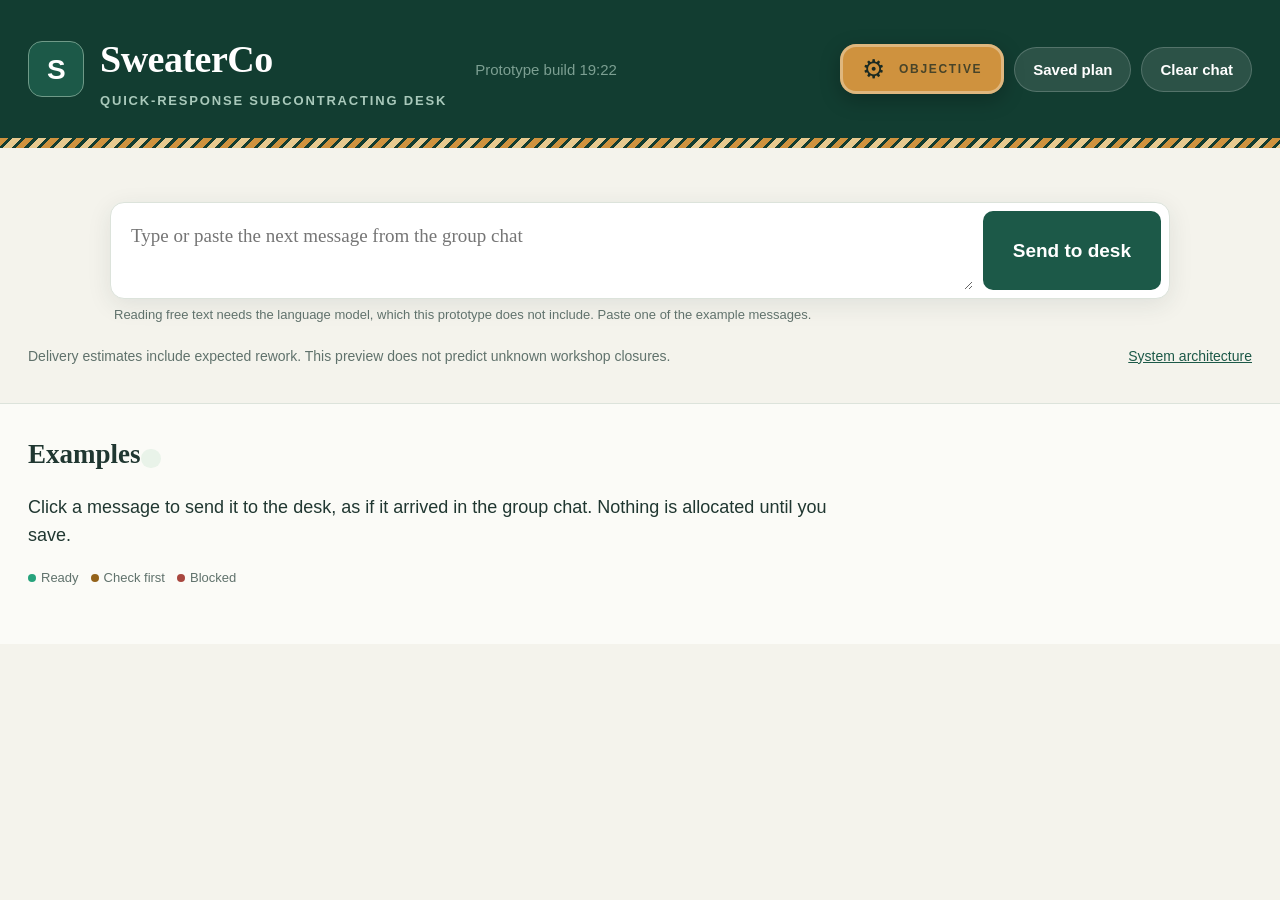
<file: docs/prototype/redesign_chat_template.html>
<!doctype html>
<html lang="en">
<head>
  <meta charset="utf-8">
  <meta http-equiv="Cache-Control" content="no-cache, no-store, must-revalidate">
  <meta name="viewport" content="width=device-width, initial-scale=1">
  <title>SweaterCo | Dispatch Desk (chat-first redesign)</title>
  <style>
    /* Redesign prototype. Local fonts and styles only. Visual numerals come from tool output (display.*);
       bar lengths are drawing geometry only. */
    :root {
      color-scheme: light;
      --ink:#203731; --ink-2:#44574f; --muted:#60726c;
      --oat:#f4f3ec; --card:#fbfbf7; --line:#dce3db; --line-2:#e9eee6;
      --indigo:#1c5948; --indigo-d:#123d31; --indigo-t:#e9f3e9;
      --coral:#cf923e; --coral-t:#faf0db;
      --ok:#26a37c; --ok-t:#e1f1e8; --warn:#94631a; --warn-t:#fbefd5; --bad:#a8473f; --bad-t:#f9e9e5;
      --serif:"Iowan Old Style","Palatino Linotype",Palatino,Georgia,serif;
      --sans:-apple-system,BlinkMacSystemFont,"Segoe UI",Helvetica,Arial,sans-serif;
      --r:16px;
    }
    * { box-sizing:border-box; }
    body { margin:0; background:var(--oat); color:var(--ink); font:18px/1.55 var(--sans); }
    button { font:inherit; cursor:pointer; color:inherit; }
    button:disabled { cursor:not-allowed; opacity:.5; }
    :focus-visible { outline:3px solid var(--coral); outline-offset:2px; border-radius:6px; }
    [hidden] { display:none !important; }
    .eyebrow { text-transform:uppercase; letter-spacing:.14em; font-size:13px; font-weight:700; color:var(--muted); }

    /* top bar with a knit-stitch strip */
    .top { background:var(--indigo-d); color:#fff; position:relative; }
    .top::after { content:""; display:block; height:6px;
      background:repeating-linear-gradient(135deg,var(--coral) 0 6px,transparent 6px 9px,#e7c98f 9px 15px,transparent 15px 18px); }
    .top-in { max-width:1500px; margin:0 auto; padding:30px 28px; display:grid; grid-template-columns:auto 1fr auto; gap:28px; align-items:center; }
    .brand { font-family:var(--serif); font-size:28px; font-weight:700; letter-spacing:-.5px; display:flex; align-items:center; gap:10px; }
    .brand { font-size:38px !important; gap:16px !important; } .brand i { font-style:normal; display:grid; place-items:center; width:34px; height:34px; border-radius:9px; background:var(--indigo); border:1px solid #6f9a88; font-family:var(--sans); font-size:20px; }
    .brand small { font:600 12px/1.2 var(--sans); letter-spacing:.14em; text-transform:uppercase; color:#a9c9bb; display:block; margin-top:2px; }
    .steps { display:flex; justify-content:center; gap:6px; list-style:none; margin:0; padding:0; }
    .steps li { display:flex; align-items:center; gap:8px; font-size:15px; color:#a9c9bb; padding:6px 14px; border-radius:999px; }
    .steps li b { display:grid; place-items:center; width:22px; height:22px; border-radius:50%; border:1.5px solid #6f9a88; font-size:13px; }
    .steps li.on { background:#ffffff1c; color:#fff; }
    .steps li.on b { background:var(--coral); border-color:var(--coral); color:#1b2a22; }
    .steps li.done b { background:#a9c9bb; border-color:#a9c9bb; color:var(--indigo-d); }
    .snap { font-size:14px; color:#a9c9bb; text-align:right; }
    .snap span { display:block; }
    .snap strong { color:#fff; font-weight:600; }

    .shell { max-width:1500px; margin:0 auto; display:grid; grid-template-columns:310px minmax(0,1fr); gap:28px; padding:26px 28px 48px; }

    /* inbox rail */
    .rail h2 { font-family:var(--serif); font-size:24px; margin:0 0 4px; }
    .rail p { font-size:14px; color:var(--muted); margin:0 0 14px; }
    #inbox { display:flex; flex-direction:column; gap:8px; max-height:calc(100vh - 190px); overflow-y:auto; padding:2px 4px 2px 2px; position:sticky; top:12px; }
    .req { text-align:left; background:var(--card); border:1px solid var(--line); border-radius:12px; padding:11px 13px; display:block; width:100%; transition:transform .12s, box-shadow .12s; }
    .req:hover { transform:translateY(-1px); box-shadow:0 4px 14px #20373114; }
    .req[aria-pressed=true] { border-color:var(--indigo); box-shadow:inset 3px 0 0 var(--coral), 0 4px 14px #1c594826; background:#fff; }
    .req-top { display:flex; align-items:center; gap:8px; font-size:14px; font-weight:650; }
    .req-top .dot { width:9px; height:9px; border-radius:50%; background:var(--ok); flex:none; }
    .req-top .dot.review { background:var(--warn); } .req-top .dot.block { background:var(--bad); }
    .req-top .t { margin-left:auto; color:var(--muted); font-weight:500; }
    .req-text { font-size:15px; color:var(--ink-2); margin-top:4px; display:-webkit-box; -webkit-line-clamp:2; -webkit-box-orient:vertical; overflow:hidden; }
    .legend { display:flex; gap:12px; font-size:13px; color:var(--muted); margin-top:12px; flex-wrap:wrap; }
    .legend span::before { content:""; display:inline-block; width:8px; height:8px; border-radius:50%; margin-right:5px; background:var(--ok); }
    .legend .r::before { background:var(--warn); } .legend .b::before { background:var(--bad); }

    main { min-width:0; display:flex; flex-direction:column; gap:20px; }
    .card { background:var(--card); border:1px solid var(--line); border-radius:var(--r); }

    /* request bubble */
    .ask { padding:20px 24px; display:grid; grid-template-columns:44px 1fr; gap:16px; position:relative; }
    .avatar { width:44px; height:44px; border-radius:50%; background:var(--indigo); color:#fff; display:grid; place-items:center; font-family:var(--serif); font-size:24px; font-weight:700; }
    .ask-meta { font-size:14px; color:var(--muted); display:flex; gap:10px; align-items:center; flex-wrap:wrap; }
    .ask-meta strong { color:var(--ink); font-size:17px; }
    .pill { background:var(--indigo-t); color:var(--indigo); border-radius:999px; padding:2px 10px; font-size:13px; font-weight:700; }
    #message { font-family:var(--serif); font-size:25px; line-height:1.4; margin:8px 0 0; letter-spacing:-.2px; }
    .chips { display:flex; flex-wrap:wrap; gap:8px; margin-top:14px; }
    .chips span { background:var(--oat); border:1px solid var(--line); border-radius:8px; padding:3px 10px; font-size:14px; color:var(--ink-2); }


    /* verdict hero */
    .hero { border-radius:var(--r); padding:28px 30px; color:#fff; background:var(--indigo); position:relative; overflow:hidden; }
    .hero::before { content:""; position:absolute; right:-60px; top:-60px; width:260px; height:260px; border-radius:50%;
      background:repeating-radial-gradient(circle at center,#ffffff10 0 8px,transparent 8px 16px); }
    .hero.review { background:#7f5618; } .hero.block { background:#8e4740; }
    .hero > * { position:relative; }
    .hero-top { display:flex; justify-content:space-between; align-items:center; gap:12px; flex-wrap:wrap; }
    .hero .eyebrow { color:#ffffffb0; }
    .status { background:#ffffff24; border-radius:999px; padding:4px 14px; font-size:14px; font-weight:700; }
    #recommendation { font-family:var(--serif); font-size:47px; line-height:1.1; letter-spacing:-1px; margin:14px 0 8px; font-weight:700; }
    #explanation { margin:0; max-width:760px; color:#ffffffd0; font-size:17px; }
    .metrics { display:grid; grid-template-columns:repeat(3,minmax(0,1fr)); gap:14px; margin-top:24px; }
    .metric { background:#ffffff17; border-radius:12px; padding:14px 16px; }
    .metric span { font-size:13px; letter-spacing:.06em; text-transform:uppercase; color:#ffffffa8; display:block; }
    .metric strong { display:block; font-family:var(--serif); font-size:35px; line-height:1.15; margin:2px 0; font-weight:700; }
    .metric small { font-size:13px; color:#ffffffa8; }
    #flags { margin:16px 0 0; font-size:15px; background:#00000026; border-radius:10px; padding:10px 14px; }
    .actions { display:flex; flex-wrap:wrap; gap:10px; margin-top:22px; align-items:center; }
    .btn { border:0; border-radius:10px; padding:11px 18px; font-weight:650; font-size:17px; }
    .btn.main { background:var(--coral); color:#1b2a22; } .btn.main:hover:not(:disabled) { background:#b87f2b; }
    .btn.ghost { background:#ffffff1f; color:#fff; } .btn.ghost:hover { background:#ffffff33; }
    .btn.plain { background:var(--oat); border:1px solid var(--line); color:var(--ink); }
    .receipt { margin-top:16px; background:#ffffff24; border-radius:10px; padding:10px 14px; font-size:15px; }

    /* objective strip */
    .objective { padding:18px 22px; display:grid; grid-template-columns:auto 1fr; gap:10px 28px; align-items:center; }
    .objective h2 { font-family:var(--serif); font-size:21px; margin:2px 0 0; }
    .seg { display:inline-flex; background:var(--oat); border:1px solid var(--line); border-radius:12px; padding:4px; gap:2px; flex-wrap:wrap; }
    .seg button { background:transparent; border:0; border-radius:9px; padding:8px 16px; font-size:15px; font-weight:600; color:var(--ink-2); text-align:left; }
    .seg button small { display:block; font-weight:400; font-size:12px; color:var(--muted); }
    .seg button[aria-pressed=true] { background:var(--indigo); color:#fff; box-shadow:0 2px 8px #1c594840; }
    .seg button[aria-pressed=true] small { color:#c7ded4; }
    .weights { grid-column:1/-1; display:flex; flex-wrap:wrap; gap:8px 18px; align-items:center; font-size:14px; color:var(--ink-2); border-top:1px dashed var(--line); padding-top:12px; }
    .weights b { font-variant-numeric:tabular-nums; background:var(--indigo-t); color:var(--indigo); border-radius:6px; padding:1px 8px; margin-left:4px; }
    .weights em { font-style:normal; color:var(--muted); flex-basis:100%; font-size:13px; }

    /* comparison: lanes */
    .compare { padding:22px 24px; }
    .sec-head { display:flex; justify-content:space-between; align-items:baseline; gap:12px; flex-wrap:wrap; margin-bottom:6px; }
    .sec-head h2 { font-family:var(--serif); font-size:26px; margin:0; letter-spacing:-.3px; }
    .sec-head small, .fine { font-size:14px; color:var(--muted); }
    .tabs { display:inline-flex; gap:4px; }
    .tabs button { background:transparent; border:1px solid transparent; border-radius:8px; padding:4px 12px; font-size:14px; color:var(--ink-2); }
    .tabs button[aria-pressed=true] { background:var(--indigo-t); color:var(--indigo); font-weight:700; }
    .lanes { margin-top:16px; display:flex; flex-direction:column; gap:12px; position:relative; }
    .lane { display:grid; grid-template-columns:190px minmax(0,1fr) 120px; gap:16px; align-items:center; padding:10px 12px; border-radius:12px; border:1px solid transparent; }
    .lane.chosen { background:var(--ok-t); border-color:#b8dcc9; }
    .lane-name strong { display:block; font-size:18px; } .lane-name small { color:var(--muted); font-size:13px; }
    .track { position:relative; height:26px; background:var(--line-2); border-radius:8px; }
    .bar { position:absolute; inset:0 auto 0 0; border-radius:8px; background:var(--indigo); min-width:6px; }
    .lane .late-bar { background:var(--warn); }
    .deadline { position:absolute; top:-6px; bottom:-6px; width:0; border-left:2px dashed var(--coral); z-index:2; }
    .deadline::after { content:"Deadline"; position:absolute; top:-16px; left:4px; font-size:12px; font-weight:700; color:var(--ink); white-space:nowrap; }
    .lane-val { text-align:right; font-weight:700; font-variant-numeric:tabular-nums; }
    .lane-val small { display:block; font-weight:600; font-size:13px; }
    .ontime { color:var(--ok); } .late { color:var(--warn); }
    .lane-facts { grid-column:2/4; display:flex; flex-wrap:wrap; gap:6px 18px; font-size:14px; color:var(--ink-2); margin-top:-4px; }
    .lane-facts b { color:var(--ink); }
    .table-wrap { overflow-x:auto; margin-top:14px; }
    table { width:100%; border-collapse:collapse; font-size:15px; text-align:left; }
    th { font-size:13px; color:var(--muted); font-weight:600; padding:8px; text-transform:uppercase; letter-spacing:.06em; white-space:nowrap; }
    td { padding:11px 8px; border-top:1px solid var(--line-2); white-space:nowrap; }
    tr.chosen td { background:var(--ok-t); }
    .empty { color:var(--muted); padding:22px 0 6px; }
    summary { cursor:pointer; padding:8px 0; font-weight:650; font-size:15px; color:var(--ink-2); }
    .xp .row { font-size:15px; padding:8px 0; border-top:1px solid var(--line-2); } .xp .row span { color:var(--muted); }
    h3.sub { font-family:var(--serif); font-size:21px; margin:22px 0 2px; }
    .foot { display:flex; justify-content:space-between; gap:12px; flex-wrap:wrap; font-size:14px; color:var(--muted); }
    .foot a { color:var(--indigo); }

    /* dialog + evidence drawer */
    dialog { border:0; border-radius:20px; padding:30px; width:min(520px,92vw); color:var(--ink); box-shadow:0 30px 100px #13281d66; }
    dialog::backdrop { background:#13281d90; }
    dialog h2 { font-family:var(--serif); font-size:31px; margin:6px 0; }
    dialog p { color:var(--ink-2); }
    dialog .actions .btn.main { background:var(--coral); }
    dialog.drawer { margin:0 0 0 auto; height:100vh; max-height:none; width:min(620px,100vw); border-radius:20px 0 0 20px; }
    pre { white-space:pre-wrap; overflow-wrap:anywhere; font-size:13px; background:var(--oat); border-radius:10px; padding:14px; max-height:70vh; overflow:auto; }

    /* rail mode switches */
    .modes { display:flex; flex-direction:column; gap:12px; margin-bottom:18px; padding:14px; background:var(--card); border:1px solid var(--line); border-radius:12px; }
    .modes .eyebrow { margin-bottom:5px; }
    .mini { display:flex; background:var(--oat); border:1px solid var(--line); border-radius:10px; padding:3px; gap:2px; }
    .mini button { flex:1; border:0; background:transparent; border-radius:8px; padding:7px 8px; font-size:14px; font-weight:600; color:var(--ink-2); }
    .mini button[aria-pressed=true] { background:var(--indigo); color:#fff; }
    .mode-note { font-size:13px; color:var(--muted); margin:0; }
    .rail .btn.plain { width:100%; }

    .banner { border-radius:12px; padding:11px 16px; font-size:15px; border:1px solid var(--line); background:var(--indigo-t); color:var(--indigo-d); }
    .banner.ok { background:var(--ok-t); border-color:#b8dcc9; } .banner.warn { background:var(--warn-t); border-color:#ecd5a2; color:#5d3f0c; }
    .banner.bad { background:var(--bad-t); border-color:#e9c4bd; color:#6d2b25; }

    /* chat mode */
    .chat { padding:22px 24px; display:flex; flex-direction:column; gap:16px; }
    .chat-start h2 { font-family:var(--serif); font-size:26px; margin:2px 0 10px; }
    .chat select { width:100%; font:inherit; padding:10px 12px; border:1px solid var(--line); border-radius:10px; background:#fff; color:var(--ink); }
    .chat-quote { font-family:var(--serif); font-size:20px; margin:12px 0; padding-left:14px; border-left:3px solid var(--coral); color:var(--ink-2); }
    .bubble { display:grid; grid-template-columns:40px 1fr; gap:14px; }
    .bubble .avatar { width:40px; height:40px; font-size:20px; }
    .bubble.bot .avatar { background:var(--coral); color:#1b2a22; }
    .bubble .who { font-size:14px; color:var(--muted); margin-bottom:4px; } .bubble .who strong { color:var(--ink); }
    .bubble .say { margin:0; font-family:var(--serif); font-size:22px; line-height:1.4; }
    .reply { background:#fff; border:1px solid var(--line); border-left:5px solid var(--warn); border-radius:12px; padding:16px 18px; }
    .reply.ok { border-left-color:var(--ok); } .reply.ask { border-left-color:var(--indigo); } .reply.bad { border-left-color:var(--bad); }
    .badge { display:inline-block; font-size:13px; font-weight:700; letter-spacing:.06em; text-transform:uppercase; padding:3px 10px; border-radius:999px; background:var(--warn-t); color:#6d4812; }
    .reply.ok .badge { background:var(--ok-t); color:#17664c; } .reply.ask .badge { background:var(--indigo-t); color:var(--indigo); } .reply.bad .badge { background:var(--bad-t); color:var(--bad); }
    .headline { font-size:21px; font-weight:650; margin:10px 0 8px; line-height:1.35; }
    .facts { display:grid; grid-template-columns:repeat(auto-fit,minmax(150px,1fr)); gap:8px; margin:10px 0; }
    .facts div { background:var(--oat); border:1px solid var(--line-2); border-radius:8px; padding:8px 10px; }
    .facts dt { font-size:13px; color:var(--muted); } .facts dd { margin:2px 0 0; font-weight:650; font-size:17px; }
    .notes { margin:8px 0 0; padding-left:18px; font-size:17px; } .notes li + li { margin-top:4px; }
    .choices { display:flex; flex-wrap:wrap; gap:8px; margin-top:12px; }
    .choices .btn { font-size:15px; padding:8px 14px; }
    .trace { margin:6px 0 0; padding-left:20px; font-size:15px; line-height:1.55; } .trace strong { margin-right:4px; }
    .chat-input { display:flex; gap:10px; border-top:1px dashed var(--line); padding-top:14px; }
    .chat-input input { flex:1; font:inherit; padding:10px 14px; border:1px solid var(--line); border-radius:10px; background:var(--oat); color:var(--muted); }
    .typing { color:var(--muted); font-size:15px; }

    /* expanders (shared) */
    .xp { border-top:1px solid var(--line-2); margin-top:12px; padding-top:2px; }
    .xp > summary { list-style:none; display:flex; align-items:center; gap:8px; }
    .xp > summary::before { content:"+"; display:grid; place-items:center; width:20px; height:20px; border-radius:6px; background:var(--indigo-t); color:var(--indigo); font-weight:700; font-size:17px; }
    .xp[open] > summary::before { content:"\2212"; }
    .xp .xp-body { padding:4px 0 8px; font-size:15px; }
    .xp p.fine { margin:2px 0 8px; }
    .stack { display:flex; flex-direction:column; gap:20px; }
    .card.plain-pad { padding:8px 24px 14px; }
    .card.plain-pad .xp:first-child { border-top:0; margin-top:0; }
    .scales { display:grid; grid-template-columns:repeat(auto-fit,minmax(200px,1fr)); gap:10px; }
    .scales div { background:var(--oat); border:1px solid var(--line-2); border-radius:8px; padding:8px 12px; } .scales dt { font-size:13px; color:var(--muted); } .scales dd { margin:0; font-weight:650; }

    /* custom sliders */
    .sliders { grid-column:1/-1; display:grid; grid-template-columns:repeat(auto-fit,minmax(220px,1fr)); gap:14px 26px; border-top:1px dashed var(--line); padding-top:14px; }
    .sliders label { font-size:14px; color:var(--ink-2); display:block; font-weight:600; }
    .sliders label b { float:right; font-variant-numeric:tabular-nums; color:var(--indigo); }
    .sliders input[type=range] { width:100%; accent-color:var(--indigo); }
    .sliders .banner { grid-column:1/-1; }

    /* saved-plan dialog field */
    .field { display:block; margin:14px 0 0; font-size:15px; font-weight:600; }
    .field input { display:block; width:100%; margin-top:6px; font:inherit; font-weight:400; padding:10px 12px; border:1px solid var(--line); border-radius:10px; background:#fff; color:var(--ink); }
    .toast { position:fixed; left:50%; bottom:24px; transform:translateX(-50%); background:var(--indigo-d); color:#fff; padding:10px 18px; border-radius:10px; font-size:15px; box-shadow:0 10px 30px #13281d55; z-index:50; max-width:90vw; }
    .hero .earliest { margin:12px 0 0; font-size:15px; color:#ffffffd0; }
    @media (max-width:1100px) {
      .top-in { grid-template-columns:1fr auto; } .steps { display:none; }
      .shell { grid-template-columns:1fr; gap:18px; padding:18px; }
      #inbox { flex-direction:row; max-height:none; overflow-x:auto; position:static; padding-bottom:8px; } .req { min-width:230px; max-width:230px; }
      .objective { grid-template-columns:1fr; }
    }
    @media (max-width:700px) {
      .top-in { padding:12px 16px; } .snap { display:none; }
      #recommendation { font-size:35px; } .metrics { grid-template-columns:1fr; } .hero { padding:22px 18px; }
      .lane { grid-template-columns:1fr; gap:6px; } .lane-facts { grid-column:1; } .lane-val { text-align:left; }
      #message { font-size:21px; } .ask { grid-template-columns:36px 1fr; padding:16px; }
    }
    @media print { .toast, .rail, .actions, .objective, .top { display:none; } .shell { display:block; } }

    /* ---- chat-first layout ---- */
    .top-in { grid-template-columns:auto 1fr auto; }
    .top-tools { display:flex; gap:10px; align-items:center; justify-content:flex-end; flex-wrap:wrap; }
    .tbtn { background:#ffffff1c; border:1px solid #ffffff30; color:#fff; border-radius:999px; padding:6px 14px; font-size:14px; font-weight:600; }
    .tbtn:hover { background:#ffffff33; }
    .tbtn b { color:var(--coral); }
    .shell { grid-template-columns:290px minmax(0,1fr); }
    .shell.with-work { grid-template-columns:290px minmax(0,1fr) minmax(360px,460px); }
    .rail .req .done-tick { margin-left:6px; color:var(--ok); font-weight:700; }
    .thread-wrap { display:flex; flex-direction:column; gap:16px; min-height:calc(100vh - 150px); }
    .thread { display:flex; flex-direction:column; gap:22px; flex:1; }
    .empty-state { text-align:center; padding:40px 24px 28px; }
    .empty-state h1 { font-family:var(--serif); font-size:38px; letter-spacing:-.6px; margin:6px 0 8px; }
    .empty-state p { max-width:56ch; margin:0 auto 22px; color:var(--ink-2); }
    .paths { display:grid; grid-template-columns:repeat(auto-fit,minmax(200px,1fr)); gap:12px; text-align:left; }
    .path { background:#fff; border:1px solid var(--line); border-top:5px solid var(--ok); border-radius:12px; padding:14px 16px; text-align:left; }
    .path:hover { box-shadow:0 6px 18px #20373120; transform:translateY(-1px); }
    .path.ask { border-top-color:var(--indigo); } .path.warn { border-top-color:var(--warn); } .path.bad { border-top-color:var(--bad); } .path.limit { border-top-color:#8a9892; }
    .path strong { display:block; font-size:17px; } .path small { color:var(--muted); display:block; margin-top:2px; font-size:14px; }
    .path q { display:block; margin-top:8px; font-family:var(--serif); font-size:17px; color:var(--ink-2); quotes:none; }
    .msg { display:grid; grid-template-columns:40px minmax(0,1fr); gap:14px; }
    .msg .avatar { width:40px; height:40px; font-size:20px; }
    .msg.bot .avatar { background:var(--coral); color:#1b2a22; }
    .msg .who { font-size:14px; color:var(--muted); margin-bottom:4px; } .msg .who strong { color:var(--ink); font-size:17px; }
    .msg .say { margin:0; font-family:var(--serif); font-size:22px; line-height:1.4; }
    .sysnote { text-align:center; font-size:14px; color:var(--muted); display:flex; gap:10px; align-items:center; justify-content:center; flex-wrap:wrap; }
    .sysnote::before, .sysnote::after { content:""; height:1px; background:var(--line); flex:1; min-width:20px; }
    .progress { list-style:none; margin:0; padding:12px 16px; background:#fff; border:1px solid var(--line); border-radius:12px; font-size:15px; }
    .progress li { padding:3px 0; color:var(--muted); display:flex; gap:8px; align-items:center; }
    .progress li::before { content:""; width:10px; height:10px; border-radius:50%; border:2px solid var(--line); flex:none; }
    .progress li.on { color:var(--ink); font-weight:650; } .progress li.on::before { border-color:var(--coral); background:var(--coral-t); }
    .progress li.ok { color:var(--ink-2); } .progress li.ok::before { background:var(--ok); border-color:var(--ok); }
    .oc { background:#fff; border:1px solid var(--line); border-left:6px solid var(--ok); border-radius:14px; padding:18px 20px; box-shadow:0 2px 10px #20373110; }
    .oc.ask { border-left-color:var(--indigo); } .oc.warn { border-left-color:var(--warn); } .oc.bad { border-left-color:var(--bad); } .oc.limit { border-left-color:#8a9892; }
    .oc-top { display:flex; justify-content:space-between; gap:10px; flex-wrap:wrap; align-items:center; }
    .oc .badge { background:var(--ok-t); color:#17664c; }
    .oc.ask .badge { background:var(--indigo-t); color:var(--indigo); } .oc.warn .badge { background:var(--warn-t); color:#6d4812; }
    .oc.bad .badge { background:var(--bad-t); color:var(--bad); } .oc.limit .badge { background:#eceeed; color:#4a5753; }
    .prio { font-size:13px; color:var(--muted); background:var(--oat); border:1px solid var(--line); border-radius:999px; padding:2px 10px; }
    .prio b { color:var(--ink); }
    .oc h3 { font-family:var(--serif); font-size:28px; line-height:1.2; margin:12px 0 4px; letter-spacing:-.4px; }
    .oc .lede { margin:0 0 4px; color:var(--ink-2); font-size:17px; }
    .oc .key { display:flex; flex-wrap:wrap; gap:8px; margin:12px 0 4px; }
    .oc .key span { background:var(--ok-t); border-radius:10px; padding:7px 12px; font-size:15px; } .oc .key b { display:block; font-size:19px; }
    .oc.warn .key span { background:var(--warn-t); } .oc.bad .key span { background:var(--bad-t); }
    .oc .actions { margin-top:16px; }
    .oc .btn.main { background:var(--indigo); color:#fff; } .oc .btn.main:hover:not(:disabled) { background:var(--indigo-d); }
    .btn.link { background:transparent; border:0; color:var(--indigo); text-decoration:underline; padding:11px 6px; }
    .oc .earliest { margin:10px 0 0; font-size:15px; background:var(--oat); border-radius:8px; padding:8px 12px; }
    .saved-pill { display:inline-block; background:var(--ok-t); color:#17664c; font-weight:700; border-radius:999px; padding:6px 14px; font-size:15px; }
    .composer { position:sticky; bottom:0; background:linear-gradient(transparent,var(--oat) 18px); padding:22px 0 4px; }
    .composer-in { display:flex; gap:10px; background:#fff; border:1px solid var(--line); border-radius:14px; padding:8px; box-shadow:0 6px 24px #20373118; }
    .composer select { flex:1; min-width:0; font:inherit; border:0; background:transparent; color:var(--ink); padding:8px 10px; }
    .composer .btn.main { background:var(--indigo); color:#fff; }
    .composer small { display:block; margin:6px 4px 0; color:var(--muted); font-size:13px; }
    /* working panel */
    .work { background:var(--card); border:1px solid var(--line); border-radius:var(--r); padding:20px 22px; position:sticky; top:12px; align-self:start; max-height:calc(100vh - 36px); overflow:auto; }
    .work-head { display:flex; justify-content:space-between; align-items:start; gap:10px; }
    .work h2 { font-family:var(--serif); font-size:26px; margin:2px 0 4px; }
    .work .x { background:var(--oat); border:1px solid var(--line); border-radius:8px; width:32px; height:32px; font-size:19px; }
    .work .lane { grid-template-columns:1fr; gap:6px; padding:10px; } .work .lane-facts { grid-column:1; margin-top:0; } .work .lane-val { text-align:left; }
    .work .lane-val small { display:inline; margin-left:8px; }
    .work .table-wrap table { font-size:14px; }
    .work .xp:first-of-type { margin-top:16px; }
    .work h4 { margin:18px 0 0; font-size:14px; text-transform:uppercase; letter-spacing:.1em; color:var(--muted); }
    .seg.vert { display:flex; flex-direction:column; width:100%; }
    .seg.vert button { width:100%; padding:10px 14px; }
    dialog.settings { width:min(560px,94vw); }
    dialog .group { margin:16px 0 0; } dialog .group > .eyebrow { margin-bottom:6px; }
    @media (max-width:1280px) { .shell.with-work { grid-template-columns:minmax(0,1fr) !important; } .shell.with-work .work { position:fixed; inset:0 0 0 auto; width:min(520px,100vw); z-index:30; border-radius:16px 0 0 16px; max-height:none; box-shadow:-20px 0 60px #13281d55; } }
    @media (max-width:1100px) { .shell.with-work { grid-template-columns:1fr; } .thread-wrap { min-height:0; } }
      .brand i { width:56px !important; height:56px !important; font-size:28px !important; border-radius:14px !important; }
    .brand small { font-size:13px !important; margin-top:4px !important; }
    .top::after { height:10px !important; }
    .snap { font-size:15px !important; }
    .shell { grid-template-columns:minmax(0,1fr) !important; padding-bottom:12px !important; }
    .shell.with-work { grid-template-columns:minmax(0,1fr) minmax(380px,480px) !important; }
    .thread-wrap { min-height:calc(100vh - 260px) !important; }
    .empty-state { padding:48px 40px 40px !important; }
    .empty-state p { max-width:72ch !important; }
    .paths { grid-template-columns:repeat(auto-fit,minmax(220px,1fr)) !important; grid-auto-rows:1fr; align-items:stretch; gap:16px !important; }
    .path { display:flex !important; flex-direction:column; height:100%; width:100%; padding:18px 20px !important; }
    .path strong { min-height:2.6em; line-height:1.3; }
    .path small { min-height:2.6em; }
    .path q { margin-top:auto !important; padding-top:12px; border-top:1px dashed var(--line); }
    .inbox-sec { background:var(--card); border-top:1px solid var(--line); margin-top:24px; }
    .inbox-in { max-width:1500px; margin:0 auto; padding:30px 28px 56px; }
    .inbox-head h2 { font-family:var(--serif); margin:0 0 4px; }
    .inbox-head p { max-width:80ch; }
    .inbox-sec #inbox { display:grid !important; grid-template-columns:repeat(auto-fill,minmax(300px,1fr)); gap:12px; max-height:none !important; overflow:visible !important; position:static !important; padding:0 !important; flex-direction:unset !important; }
    .inbox-sec .req { min-width:0 !important; max-width:none !important; height:100%; }
    /* prominent priority box */
    .prio-box { display:flex; align-items:center; gap:14px; background:var(--coral); color:#1b2a22; border:0; border-radius:16px; padding:12px 22px; text-align:left; box-shadow:0 6px 20px #00000040, inset 0 0 0 3px #ffffff55; }
    .prio-box:hover { background:#dca24c; transform:translateY(-1px); }
    .prio-box small { display:block; font-size:12px; letter-spacing:.14em; text-transform:uppercase; font-weight:800; opacity:.75; }
    .prio-box strong { display:block; font-family:var(--serif); font-size:26px; line-height:1.1; }
    .prio-box .gear { font-size:26px; line-height:1; }
    .tbtn { font-size:15px !important; padding:10px 18px !important; }
    /* tidier result cards */
    .thread { max-width:1060px; width:100%; margin:0 auto; }
    .composer { max-width:1060px; width:100%; margin:0 auto; }
    .msg .say { background:#fff; border:1px solid var(--line); border-radius:4px 16px 16px 16px; padding:12px 18px; display:inline-block; max-width:760px; box-shadow:0 1px 4px #20373110; }
    .oc { padding:22px 26px !important; }
    .oc h3 { font-size:30px !important; margin:14px 0 14px !important; }
    .oc h3.small { font-size:23px !important; line-height:1.3 !important; font-family:var(--sans) !important; font-weight:650; letter-spacing:0 !important; }
    .option { background:var(--oat); border:1px solid var(--line); border-radius:14px; padding:16px 18px; margin:0 0 16px; }
    .option-head { display:flex; justify-content:space-between; align-items:baseline; gap:12px; flex-wrap:wrap; margin-bottom:12px; }
    .option-head strong { font-family:var(--serif); font-size:24px; } .option-head small { font:600 13px var(--sans); color:var(--muted); margin-left:6px; }
    .tiles { display:grid; grid-template-columns:repeat(auto-fit,minmax(170px,1fr)); gap:10px; }
    .tile { background:#fff; border:1px solid var(--line-2); border-radius:10px; padding:10px 14px; min-height:74px; }
    .tile span { display:block; font-size:13px; color:var(--muted); }
    .tile strong { display:block; font-size:19px; margin-top:3px; line-height:1.25; font-variant-numeric:tabular-nums; }
    .tile.good strong { color:#17664c; } .tile.late { background:var(--warn-t); border-color:#ecd5a2; } .tile.late strong { color:#6d4812; }
    .callout { background:#fff; border:1px solid var(--line); border-left:4px solid var(--line); border-radius:10px; padding:12px 16px; margin:0 0 14px; }
    .callout p { margin:6px 0 0; font-size:16px; color:var(--ink-2); line-height:1.5; }
    .callout.one { margin:0 0 14px; font-size:16px; }
    .choice-box { margin:0 0 14px; }
    .choice-list { display:flex; flex-direction:column; gap:8px; margin-top:8px; }
    .choice { display:flex; justify-content:space-between; align-items:center; gap:12px; text-align:left; background:#fff; border:1.5px solid var(--indigo); color:var(--indigo-d); border-radius:12px; padding:13px 18px; font-size:16px; font-weight:600; }
    .choice:hover { background:var(--indigo-t); } .choice i { font-style:normal; font-size:24px; line-height:1; }
    .oc-actions { display:flex; flex-wrap:wrap; gap:10px; align-items:center; border-top:1px solid var(--line-2); padding-top:16px; margin-top:6px; }
    @media (max-width:700px) { .oc { padding:16px !important; } .oc h3 { font-size:24px !important; } .msg .say { max-width:none; } }
    /* overlap-proof card layout: stacked blocks with gap, nothing floats or sticks */
    .thread-wrap { display:block !important; min-height:0 !important; }
    .thread { display:flex !important; flex-direction:column !important; flex:none !important; gap:24px !important; }
    .thread > * { flex:none !important; min-height:0; }
    .composer { position:static !important; background:none !important; padding:0 !important; margin:28px auto 0 !important; }
    .msg > div { min-width:0; }
    .oc { display:flex !important; flex-direction:column !important; gap:16px !important; position:static !important; overflow:visible; }
    .oc > * { flex:none !important; margin:0 !important; position:static !important; }
    .oc h3 { margin:0 !important; }
    .oc .eyebrow { display:block; line-height:1.4; margin:0 0 8px; position:static; }
    .callout, .choice-box, .option { display:block; height:auto !important; }
    .callout p { margin:8px 0 0 !important; }
    .callout p:first-of-type { margin-top:0 !important; }
    .choice-list { margin-top:0 !important; }
    .oc-actions { margin-top:0 !important; }
    /* plain stacked sections for notes and answers */
    .blk { display:block; border-top:1px solid var(--line); padding-top:14px; }
    .blk-t { display:block; margin:0 0 10px; font:700 14px/1.4 var(--sans); letter-spacing:.12em; text-transform:uppercase; color:var(--muted); }
    .blk-list { margin:0; padding-left:22px; font-size:17px; line-height:1.55; color:var(--ink-2); }
    .blk-list li + li { margin-top:8px; }
    /* start-here refinement */
    .thread.is-empty { max-width:1320px; }
    .empty-state { text-align:left !important; padding:44px 44px 40px !important; }
    .empty-state .eyebrow { font-size:15px; }
    .empty-state h1 { font-size:46px !important; margin:8px 0 14px !important; }
    .empty-state p.lead { font-size:21px; line-height:1.6; max-width:none !important; margin:0 0 26px !important; color:var(--ink-2); }
    .kinds-h { font-family:var(--serif); font-size:28px; margin:0 0 16px; letter-spacing:-.3px; }
    .paths { grid-template-columns:repeat(auto-fit,minmax(270px,1fr)) !important; gap:18px !important; }
    .path { position:relative; padding:22px 22px 18px !important; gap:10px; font-size:18px; text-align:left; }
    .path strong { font-size:22px !important; line-height:1.25 !important; min-height:2.5em; padding-right:34px; }
    .path-no { position:absolute; top:16px; right:16px; width:30px; height:30px; border-radius:50%; background:var(--oat); border:1px solid var(--line); display:grid; place-items:center; font-weight:700; font-size:15px; color:var(--ink-2); }
    .path-does { font-size:17px; line-height:1.5; color:var(--ink-2); } .path-does b { color:var(--ink); }
    .path q { font-size:18px !important; line-height:1.45; }
    .path-go { margin-top:10px; font-weight:700; font-size:16px; color:var(--indigo); }
    .path small { display:none; }
    .path.more { border-top-color:var(--coral); background:var(--coral-t); text-decoration:none; color:var(--ink); }
    .path.more strong { min-height:0; padding-right:0; }
    html { scroll-behavior:smooth; }
    /* free-text boxes */
    .ft textarea { width:100%; font:inherit; resize:vertical; color:var(--ink); background:#fff; }
    .ft-big { margin:0 0 34px; }
    .ft-label { display:block; font-weight:700; font-size:20px; margin:0 0 10px; }
    .ft-big textarea { font-family:var(--serif); font-size:24px; line-height:1.45; min-height:170px; padding:20px 24px; border:2.5px solid var(--indigo); border-radius:18px; box-shadow:0 6px 24px #1c594820; }
    .ft-big textarea:focus { outline:4px solid var(--coral); outline-offset:2px; }
    .ft-row { display:flex; justify-content:space-between; align-items:center; gap:16px; flex-wrap:wrap; margin-top:12px; }
    .ft-row small { color:var(--muted); font-size:15px; }
    .ft-big .btn.main, .composer .btn.main { background:var(--indigo); color:#fff; font-size:19px; padding:14px 30px; }
    .ft-big .btn.main:hover, .composer .btn.main:hover { background:var(--indigo-d); }
    .composer-in textarea { flex:1; min-width:0; border:0; outline:0; font-size:19px; font-family:var(--serif); padding:10px 12px; background:transparent; }
    /* keep the example scenarios visible without scrolling */
    .empty-state { padding:28px 40px 30px !important; }
    .empty-state h1 { font-size:40px !important; margin:4px 0 8px !important; }
    .empty-state p.lead { font-size:19px !important; margin:0 0 16px !important; }
    .ft-big { margin:0 0 22px !important; }
    .ft-label { font-size:18px !important; margin-bottom:8px !important; }
    .ft-big textarea { min-height:112px !important; font-size:22px !important; padding:14px 20px !important; }
    .ft-row { margin-top:10px !important; }
    .kinds-h { font-size:24px !important; margin:0 0 12px !important; }
    .path { padding:16px 18px 14px !important; gap:6px !important; }
    .path strong { font-size:20px !important; min-height:2.5em; }
    .path q { font-size:16px !important; }
    .path-does { font-size:16px !important; }
    /* wider "Show working" panel */
    .shell.with-work { grid-template-columns:minmax(0,1fr) minmax(600px,48%) !important; }
    .work { padding:26px 30px !important; }
    .work .lane { grid-template-columns:200px minmax(0,1fr) 150px !important; gap:14px 18px !important; }
    .work .lane-facts { grid-column:2 / 4 !important; }
    .work .lane-val { text-align:right !important; } .work .lane-val small { display:block !important; margin-left:0 !important; }
    .work .table-wrap table { font-size:15px !important; }
    @media (max-width:1400px) { .shell.with-work { grid-template-columns:minmax(0,1fr) !important; }
      .shell.with-work .work { position:fixed !important; inset:0 0 0 auto !important; width:min(860px,100vw) !important; z-index:30; border-radius:16px 0 0 16px; max-height:none !important; box-shadow:-20px 0 60px #13281d55; } }
    @media (max-width:760px) { .work .lane { grid-template-columns:1fr !important; } .work .lane-facts { grid-column:1 !important; } .work .lane-val { text-align:left !important; } }
    /* highlighted card headers, larger descriptions */
    .path strong { display:inline-block !important; align-self:flex-start; min-height:0 !important; padding:6px 14px !important; border-radius:10px; font-size:22px !important; line-height:1.25 !important; font-weight:800; letter-spacing:-.2px; background:var(--ok-t); color:#17664c; }
    .path.ask strong { background:var(--indigo-t); color:var(--indigo-d); }
    .path.warn strong { background:var(--warn-t); color:#6d4812; }
    .path.bad strong { background:var(--bad-t); color:#8a2f28; }
    .path.limit strong { background:#eceeed; color:#34423d; }
    .path.more strong { background:var(--coral); color:#1b2a22; padding:6px 14px !important; }
    .path { gap:12px !important; }
    .path-no { top:14px !important; }
    .path-does { font-size:20px !important; line-height:1.5 !important; color:var(--ink) !important; }
    .path q { font-size:17px !important; }
    /* examples list: no request text, status label only */
    .inbox-sec #inbox { grid-template-columns:repeat(auto-fill,minmax(250px,1fr)) !important; }
    .inbox-sec .req { padding:16px 18px !important; }
    .inbox-sec #inbox { grid-template-columns:repeat(auto-fill,minmax(230px,1fr)) !important; }
    /* centred start heading and text box */
    .empty-state .eyebrow, .empty-state h1, .empty-state p.lead, .kinds-h { text-align:center !important; }
    .empty-state p.lead { max-width:60ch !important; margin-left:auto !important; margin-right:auto !important; }
    .empty-state h1 { margin-top:10px !important; }
    .ft-big { max-width:900px; margin-left:auto !important; margin-right:auto !important; }
    .ft-label { text-align:center; }
  </style>
</head>
<body>
  <header class="top">
    <div class="top-in">
      <div class="brand"><i aria-hidden="true">S</i><div>SweaterCo<small>Quick-response subcontracting desk</small></div></div>
      <div class="snap" style="text-align:left"><span id="as-of"></span><span id="ws-line"></span><span style="opacity:.7">Prototype build 19:22</span></div>
      <div class="top-tools">
        <button class="prio-box" id="open-settings" type="button" aria-label="Open objective settings"><span class="gear" aria-hidden="true">&#9881;</span><span><small>Objective</small><strong id="prio-name"></strong></span></button>
        <button class="tbtn" id="open-records" type="button">Saved plan</button>
        <button class="tbtn" id="reset" type="button">Clear chat</button>
      </div>
    </div>
  </header>
  <div class="shell" id="shell">
    <main id="main">
      <div class="thread-wrap">
        <div class="thread" id="thread" aria-live="polite"></div>
        <div class="composer ft" id="composer">
          <div class="composer-in"><textarea id="ft-text" rows="2" aria-label="Type a message from the group chat" placeholder="Type or paste the next message from the group chat"></textarea><button class="btn main" data-ft-send type="button">Send to desk</button></div>
          <small>Reading free text needs the language model, which this prototype does not include. Paste one of the example messages.</small>
        </div>
      </div>
      <div class="foot"><span>Delivery estimates include expected rework. This preview does not predict unknown workshop closures.</span><a href="../sprint1-architecture.svg">System architecture</a></div>
    </main>
    <aside class="work" id="work" aria-label="How this was worked out" hidden></aside>
  </div>

  <section class="inbox-sec" id="examples" aria-label="Examples">
    <div class="inbox-in">
      <div class="inbox-head"><h2>Examples <span class="pill" id="inbox-count"></span></h2>
        <p>Click a message to send it to the desk, as if it arrived in the group chat. Nothing is allocated until you save.</p>
        <div class="legend"><span>Ready</span><span class="r">Check first</span><span class="b">Blocked</span></div></div>
      <nav id="inbox" aria-label="Example messages"></nav>
    </div>
  </section>

  <dialog id="settings" class="settings" aria-labelledby="set-title">
    <div class="eyebrow">Settings</div><h2 id="set-title">Objectives</h2>
    <div class="group"><div class="eyebrow">Choose the objective</div>
      <div class="seg vert" role="group" aria-label="Objective">
        <button data-preset="lateness" aria-pressed="true">Lateness<small>Primary objective</small></button>
        <button data-preset="defects" aria-pressed="false">Defect<small>Secondary objective</small></button>
        <button data-preset="hybrid" aria-pressed="false">Hybrid<small>Hybrid objective with fixed weights</small></button>
        <button data-preset="custom" aria-pressed="false">Custom<small>Customizable weights for objectives</small></button>
      </div></div>
    <div class="sliders" id="sliders" hidden style="margin-top:14px">
      <label>Lateness weight <b id="v-lateness"></b><input type="range" id="w-lateness" min="0" max="1" step="0.01" value="1"></label>
      <label>Defects weight <b id="v-defects"></b><input type="range" id="w-defects" min="0" max="1" step="0.01" value="0.05"></label>
      <label>Cost weight <b id="v-cost"></b><input type="range" id="w-cost" min="0" max="1" step="0.01" value="0.1"></label>
      <div class="banner warn" id="custom-note">Preview only: the sliders move the weights, but only the Python scorer can recompute a result. New answers keep using the Hybrid preview here. In the Streamlit app every change recomputes it.</div>
      <div class="banner bad" id="custom-err" hidden>Every weight is zero. Set at least one weight above zero before sending a request.</div>
    </div>
    <p class="fine" id="prio-note" style="margin:10px 0 0">Hard constraints always apply. The final primary objective is still pending, so these are exploratory presets. Each answer keeps the objective it was produced with.</p>
    <div class="group"><div class="eyebrow">Where do saved allocations go?</div>
      <div class="mini" role="group" aria-label="Workspace"><button data-ws="independent" aria-pressed="true">Preview only</button><button data-ws="saved" aria-pressed="false">Saved local plan</button></div>
      <p class="mode-note" id="ws-note" style="margin-top:6px"></p></div>
    <div class="actions"><button class="btn main" id="close-settings" style="background:var(--indigo);color:#fff">Done</button></div>
  </dialog>

  <dialog id="confirmation" aria-labelledby="dialog-title"><div class="eyebrow">Confirm</div><h2 id="dialog-title">Save this allocation?</h2><p id="confirm-summary"></p><p id="confirm-caption"></p><label class="field" id="actor-field" hidden>Confirming dispatcher<input id="actor" maxlength="100" autocomplete="off"></label><div class="actions"><button id="cancel-confirm" class="btn plain">Back</button><button id="demo-confirm" class="btn main" style="background:var(--indigo);color:#fff">Confirm</button></div></dialog>
  <dialog id="records-dialog" aria-labelledby="rec-title"><div class="eyebrow">Saved local plan</div><h2 id="rec-title">Saved allocations</h2><p class="fine" id="records-empty">Nothing has been saved yet.</p><div class="table-wrap"><table id="records-table" hidden><thead><tr><th>Allocation</th><th>Order</th><th>Workshop</th><th>Confirmed by</th><th>Saved (UTC)</th></tr></thead><tbody id="records-rows"></tbody></table></div><p class="fine" id="records-mode"></p><div class="actions"><button class="btn plain" id="export-records" type="button">Export records</button><button class="btn plain" id="close-records" type="button">Close</button></div></dialog>

  <script id="dispatch-data" type="application/json">__DISPATCH_DATA__</script>
  <script>
    const data = JSON.parse(document.getElementById('dispatch-data').textContent);
    const el = id => document.getElementById(id);
    const esc = v => String(v).replace(/[&<>"']/g, c => ({'&':'&amp;','<':'&lt;','>':'&gt;','"':'&quot;',"'":'&#39;'}[c]));
    const S = {draft:'', ws:'independent', preset:'lateness', weights:{lateness:1,defects:0.05,cost:0.1}, msgs:[], records:[], work:null, pending:null, seq:0};
    const prioNames = {lateness:'Lateness', defects:'Defect', hybrid:'Hybrid', custom:'Custom'};
    const titles = {RECOMMEND:'Ready to send',CLARIFY:'One question for you',REFUSE_SUGGESTION:'Not allowed: here is an alternative',NEEDS_REVIEW:'Check before sending',NO_FEASIBLE_OPTION:'No workshop can make this date',DECLINE:'Cannot answer from our records',RECORDED_STATUS:'Recorded status'};
    const cardTone = s => ({RECOMMEND:'', CLARIFY:'ask', REFUSE_SUGGESTION:'warn', NEEDS_REVIEW:'warn', NO_FEASIBLE_OPTION:'bad', DECLINE:'limit', RECORDED_STATUS:'ask'})[s] || 'warn';
    const dot = s => s === 'RECOMMEND' ? '' : ['REFUSE_SUGGESTION','DECLINE','NO_FEASIBLE_OPTION'].includes(s) ? 'block' : 'review';
    const stages = ['Understanding the request','Finding the order','Checking eligible workshops','Estimating delivery'];
    const dataPreset = p => p === 'custom' ? 'hybrid' : p;
    const customZero = () => S.preset === 'custom' && Object.values(S.weights).every(v => v === 0);
    const preview = (id, p) => data.previews[id][dataPreset(p)];
    const reply = (id, p) => data.replies[id][dataPreset(p)];
    const item = id => data.inbox.find(i => i.request_id === id);
    const sent = id => S.msgs.some(m => m.type === 'req' && m.id === id);
    const saved = (m) => m.saved;
    const row = (cells, cls = '') => '<tr class="' + cls + '">' + cells.map(c => '<td>' + c + '</td>').join('') + '</tr>';
    function toast(msg) { const t = document.createElement('div'); t.className = 'toast'; t.textContent = msg; document.body.appendChild(t); setTimeout(() => t.remove(), 3600); }

    el('as-of').innerHTML = 'Queue snapshot <strong>' + esc(data.as_of) + '</strong>';
    el('inbox-count').textContent = data.inbox_count;

    // ---------- building blocks ----------
    const chosenOf = r => r.candidates.find(c => c.estimate.workshop_id === (r.recommendation || r.alternative));
    function outcomeCard(m) {
      const r = preview(m.id, m.preset), card = reply(m.id, m.preset), chosen = chosenOf(r);
      const fixed = r.input.preference !== 'configured', tone = cardTone(r.status), F = Object.fromEntries(card.facts);
      const prio = fixed ? 'Request asks for: <b>' + esc(r.input.preference.replaceAll('_', ' ')) + '</b>' : 'Objective: <b>' + esc(prioNames[m.preset]) + '</b>';
      const lead = r.status === 'RECOMMEND' ? 'Recommended workshop' : r.status === 'REFUSE_SUGGESTION' ? 'Allowed alternative' : r.status === 'NEEDS_REVIEW' ? 'Best whole-batch option, for discussion' : 'Best available option';
      let option = '';
      if (chosen && r.status !== 'CLARIFY' && r.status !== 'DECLINE') {
        const tile = (k, v, cls = '') => `<div class="tile ${cls}"><span>${esc(k)}</span><strong>${esc(v)}</strong></div>`;
        option = `<div class="option"><div class="option-head"><span class="eyebrow">${esc(lead)}</span><strong>${esc(chosen.name)} <small>${esc(chosen.estimate.workshop_id)}</small></strong></div><div class="tiles">`
          + tile('Estimated delivery', chosen.display.eta) + tile('Turnaround', chosen.display.turnaround)
          + tile('Deadline', F['Deadline'] || (chosen.meets_deadline ? 'Meets estimate' : 'Late ' + chosen.display.lateness), chosen.meets_deadline ? 'good' : 'late')
          + tile('Cost', (F['Cost'] || chosen.display.cost)) + tile('Batch defect risk', chosen.display.defects) + `</div></div>`;
      }
      const noteHtml = card.notes.length ? `<section class="blk"><h4 class="blk-t">${r.status === 'RECOMMEND' ? 'How it was ranked' : 'What to know'}</h4><ul class="blk-list">${card.notes.map(n => `<li>${esc(n)}</li>`).join('')}</ul></section>` : '';
      const e = r.earliest_option, hasEarliest = card.notes.some(n => /earliest/i.test(n));
      const earliest = e && r.status !== 'RECOMMEND' && !hasEarliest ? `<p class="callout one">Earliest permitted delivery: <b>${esc(e.name)}</b>, ${esc(e.display.eta)} (${esc(e.display.turnaround)}).</p>` : '';
      const recorded = r.status === 'RECORDED_STATUS' && r.order ? `<p class="callout one">Recorded status: <b>${esc(r.order.status)}</b>. Last recorded activity: ${esc(r.order.last_activity_date)}.</p>` : '';
      const choices = card.choices.length ? `<section class="blk"><h4 class="blk-t">Tap an answer</h4><div class="choice-list">${card.choices.map((c, i) => `<button class="choice" data-choice="${i}" type="button"><span>${esc(c.label)}</span><i aria-hidden="true">&rsaquo;</i></button>`).join('')}</div></section>` : '';
      const canSave = r.status === 'RECOMMEND' && !m.saved;
      const acts = `<div class="oc-actions">` + (m.saved ? '<span class="saved-pill">Saved to local plan</span>' : canSave ? `<button class="btn main" data-save="${m.uid}" type="button">Review and save</button>` : '')
        + `<button class="btn plain" data-work="${m.uid}" type="button">Show working</button></div>`;
      const small = ['CLARIFY','DECLINE','REFUSE_SUGGESTION','NEEDS_REVIEW'].includes(r.status) ? ' small' : '';
      return `<div class="oc ${tone}"><div class="oc-top"><span class="badge">${esc(m.saved ? 'Saved' : titles[r.status])}</span><span class="prio">${prio}</span></div>`
        + `<h3 class="${small}">${esc(card.headline)}</h3>${option}${recorded}${earliest}${noteHtml}${choices}${acts}</div>`;
    }
    function renderThread() {
      const t = el('thread');
      t.classList.toggle('is-empty', !S.msgs.length); el('composer').hidden = !S.msgs.length;
      if (!S.msgs.length) {
        const kinds = [
          ['R07','Feasible Request','Recommends an available workshop with an estimated delivery date.','ok'],
          ['R30','Unfeasible Deadline','Flags that no workshop can meet the deadline and offers the earliest available date.','bad'],
          ['R25','Specific Constraints','Applies buyer preferences or restrictions and records who set them.','ok'],
          ['R01','Ambiguous Request','Detects multiple matching orders and prompts for clarification.','ask'],
          ['R05','Incomplete Information','Identifies missing details and asks for the required order number or date.','ask'],
          ['R08','Invalid Workshop Request','Explains why the requested workshop cannot take the order and suggests alternatives.','warn'],
          ['R02','Missing Historical Data','Clearly states when required information isn\'t in the database without guessing.','limit']];
        const cards = kinds.filter(k => item(k[0])).map((k, n) => `<button class="path ${k[3] === 'ok' ? '' : k[3]}" data-send="${esc(k[0])}" type="button"><span class="path-no">${n + 1}</span><strong>${esc(k[1])}</strong><span class="path-does">${esc(k[2])}</span><q>&ldquo;${esc(item(k[0]).text)}&rdquo;</q><span class="path-go">Send &rsaquo;</span></button>`).join('');
        t.innerHTML = `<section class="card empty-state"><div class="eyebrow">Start here</div><h1>Which order needs a workshop today?</h1>`
          + `<div class="ft ft-big"><label for="ft-start" class="ft-label">Type or paste a message from the group chat</label><textarea id="ft-start" rows="3" placeholder="For example: ORD-063 - 100 cardigans. No special requirements, just make Apr 29.">${esc(S.draft)}</textarea><div class="ft-row"><small>Press Enter to send, Shift+Enter for a new line.</small><button class="btn main" data-ft-send type="button">Send to desk</button></div></div>`
          + `<h2 class="kinds-h">Try an example scenario</h2><div class="paths">${cards}<a class="path more" href="#examples"><strong>View All Examples</strong><span class="path-does">Browse the full list of test scenarios.</span><span class="path-go">Explore all examples &darr;</span></a></div></section>`;
        return;
      }
      t.innerHTML = S.msgs.map(m => {
        if (m.type === 'note') return `<div class="sysnote">${esc(m.text)}${m.next ? ` <button class="btn plain" data-send="${esc(m.next)}" type="button" style="padding:4px 12px;font-size:14px">Next: ${esc(m.next)}</button>` : ''}</div>`;
        const it = item(m.id);
        const user = `<div class="msg"><div class="avatar">${esc(it.requester.charAt(0))}</div><div><div class="who"><strong>${esc(it.requester)}</strong> ${esc(it.time)} &middot; ${esc(it.request_id)}</div><p class="say">${esc(it.text)}</p></div></div>`;
        const body = m.stage < stages.length
          ? `<ul class="progress" aria-label="Progress">${stages.map((s, i) => `<li class="${i < m.stage ? 'ok' : i === m.stage ? 'on' : ''}">${esc(s)}</li>`).join('')}</ul>`
          : outcomeCard(m);
        return user + `<div class="msg bot"><div class="avatar">D</div><div><div class="who"><strong>Dispatch desk</strong> checked with Python tools</div>${body}</div></div>`;
      }).join('');
      const last = t.lastElementChild; if (last && last.scrollIntoView) last.scrollIntoView({block:'end', behavior:'smooth'});
    }
    function renderInbox() {
      el('inbox').innerHTML = data.inbox.map(i => {
        const s = data.previews[i.request_id][dataPreset(S.preset)].status;
        return `<button class="req" type="button" data-send="${esc(i.request_id)}" title="${esc(i.text)}" aria-pressed="${sent(i.request_id)}"><span class="req-top"><span class="dot ${dot(s)}"></span>${esc(i.requester)}${sent(i.request_id) ? '<span class="done-tick" aria-label="sent">&#10003;</span>' : ''} <span class="t">${esc(i.request_id)} / ${esc(i.time)}</span></span></button>`;
      }).join('');
    }
    function workingHtml(m) {
      const r = preview(m.id, m.preset), card = reply(m.id, m.preset), chosenId = r.recommendation || r.alternative, has = r.candidates.length;
      const maxDays = Math.max(...r.candidates.map(c => Math.max(c.estimate.expected_turnaround_days, c.estimate.available_days > 0 ? c.estimate.available_days : 0)), 1) * 1.08;
      const w = r.effective_weights;
      let h = `<div class="work-head"><div><div class="eyebrow">Show your working</div><h2>${esc(m.id)}: ${esc(item(m.id).requester)}</h2><p class="fine" style="margin:0">${esc(r.assumption)}</p></div><button class="x" data-close-work type="button" aria-label="Close">&times;</button></div>`;
      h += `<h4>Options compared</h4>`;
      h += has ? `<div class="lanes">${r.candidates.map(c => {
        const e = c.estimate, bw = Math.max(e.expected_turnaround_days / maxDays * 100, 1);
        const mk = e.available_days >= 0 ? `<span class="deadline" style="left:${e.available_days / maxDays * 100}%"></span>` : '';
        return `<div class="lane ${e.workshop_id === chosenId ? 'chosen' : ''}"><div class="lane-name"><strong>${esc(c.name)}</strong><small>${esc(e.workshop_id)}${e.workshop_id === chosenId ? ' / picked' : ''}</small></div><div class="track"><span class="bar ${c.meets_deadline ? '' : 'late-bar'}" style="width:${bw}%"></span>${mk}</div><div class="lane-val">${esc(c.display.turnaround)}<small class="${c.meets_deadline ? 'ontime' : 'late'}">${c.meets_deadline ? 'Meets estimate' : 'Late ' + esc(c.display.lateness)}</small></div><div class="lane-facts"><span>Queue <b>${esc(c.display.queue)}</b></span><span>Cost <b>${esc(c.display.cost)}</b></span><span>Defect risk <b>${esc(c.display.defects)}</b></span><span>ETA <b>${esc(c.display.eta)}</b></span></div></div>`;
      }).join('')}</div>` : '<p class="empty" style="padding:8px 0">No permitted candidate evidence for this request.</p>';
      if (r.split_option) h += `<details class="xp" open><summary>Two-workshop split estimate</summary><div class="xp-body"><div class="table-wrap"><table><thead><tr><th>Workshop</th><th>Pieces</th><th>Expected</th><th>ETA</th><th>Cost</th></tr></thead><tbody>${r.split_option.parts.map(p => row([`<strong>${esc(p.name)}</strong>`, esc(p.pieces), esc(p.display.turnaround), esc(p.display.eta), esc(p.display.cost)])).join('')}</tbody></table></div><p class="fine">The course simulator does not model splits, so this is chat-layer evidence only.</p></div></details>`;
      if (r.resolution && r.resolution.status === 'AMBIGUOUS' && r.resolution.matches.length) h += `<details class="xp" open><summary>Matching recorded orders</summary><div class="xp-body"><div class="table-wrap"><table><thead><tr><th>Order</th><th>Customer</th><th>Product</th><th>Pieces</th><th>Due</th></tr></thead><tbody>${r.resolution.matches.map(x => row([esc(x.order_id), esc(x.customer), esc(x.product), esc(x.pieces), esc(x.due_date)])).join('')}</tbody></table></div></div></details>`;
      if (r.excluded.length) h += `<details class="xp" open><summary>Why other workshops are not used</summary><div class="xp-body">${r.excluded.map(x => `<div class="row"><strong>${esc(x.name)}</strong><br><span>${esc(x.reasons.join(' '))}</span></div>`).join('')}</div></details>`;
      if (has) h += `<details class="xp"><summary>How delivery estimates are built</summary><div class="xp-body"><p class="fine">Expected turnaround includes queue, processing, transport and expected rework.</p><div class="table-wrap"><table><thead><tr><th>Workshop</th><th>Queue</th><th>Proc.</th><th>Transport</th><th>Rework</th><th>ETA</th></tr></thead><tbody>${r.candidates.map(c => row([`<strong>${esc(c.name)}</strong>`, ...['queue','processing','transport','expected_rework','eta'].map(k => esc(c.display[k]))])).join('')}</tbody></table></div></div></details>`;
      if (r.baselines.length) {
        const ch = chosenOf(r); const rows = [];
        if (ch) rows.push({label:'This desk', name:ch.name, display:ch.display, meets_deadline:ch.meets_deadline, respects_exclusions:true, sel:true});
        rows.push(...r.baselines);
        h += `<details class="xp"><summary>Compared with the reference policies</summary><div class="xp-body"><p class="fine">Same order, same queue snapshot. Reference policies see eligibility only, so they can pick a workshop this desk was told to avoid.</p><div class="table-wrap"><table><thead><tr><th>Policy</th><th>Expected</th><th>Cost</th><th>Defects</th><th>Deadline</th><th>Exclusions</th></tr></thead><tbody>${rows.map(b => row([`<strong>${esc(b.label)}</strong><br><small>${esc(b.name)}</small>`, esc(b.display.turnaround), esc(b.display.cost), esc(b.display.defects), b.meets_deadline ? 'Meets' : 'Late ' + esc(b.display.lateness), b.respects_exclusions ? 'Respected' : 'Ignored'], b.sel ? 'chosen' : '')).join('')}</tbody></table></div></div></details>`;
      }
      h += `<details class="xp"><summary>Objective weights and scales</summary><div class="xp-body"><p class="fine">Weights applied: lateness ${esc(w.lateness)}, defects ${esc(w.defects)}, cost ${esc(w.cost)}. They are relative preferences, not probabilities.</p><dl class="scales">${Object.entries(r.scales).map(([k, v]) => `<div><dt>${esc(k.replaceAll('_', ' '))} scale</dt><dd>${esc(v)}</dd></div>`).join('')}</dl></div></details>`;
      h += `<details class="xp"><summary>How this answer was produced</summary><div class="xp-body"><ol class="trace">${card.steps.map(([t, d]) => `<li><strong>${esc(t)}</strong>${esc(d)}</li>`).join('')}</ol><p class="fine">Every value comes from the Python dispatch tools. The model only extracted the request fields.</p></div></details>`;
      h += `<div class="actions"><button class="btn plain" data-export="${m.uid}" type="button">Export evidence JSON</button></div>`;
      return h;
    }
    function renderWork() {
      const m = S.msgs.find(x => x.uid === S.work);
      const open = !!m && m.stage >= stages.length;
      el('work').hidden = !open; el('shell').classList.toggle('with-work', open);
      if (open) el('work').innerHTML = workingHtml(m);
    }
    function renderRecords() {
      el('records-empty').hidden = S.records.length > 0; el('records-table').hidden = !S.records.length;
      el('records-rows').innerHTML = S.records.map(r => row([esc(r.allocation_id), esc(r.order_id), esc(r.workshop_name), esc(r.confirmed_by), esc(r.created_at_utc)])).join('');
      el('records-mode').textContent = S.ws === 'saved' ? 'Saved local plan is on. Records stay in this page only in the prototype.' : 'Preview-only mode is on. Switch to Saved local plan in Settings to record allocations.';
    }
    function renderSettings() {
      document.querySelectorAll('[data-preset]').forEach(b => b.setAttribute('aria-pressed', String(b.dataset.preset === S.preset)));
      document.querySelectorAll('[data-ws]').forEach(b => b.setAttribute('aria-pressed', String(b.dataset.ws === S.ws)));
      el('prio-name').textContent = prioNames[S.preset];
      el('ws-line').textContent = S.ws === 'saved' ? 'Saved local plan: confirmed allocations are recorded' : 'Preview only: no capacity reserved';
      el('ws-note').textContent = S.ws === 'saved' ? 'Confirmed allocations are saved and reserve capacity in the local plan (simulated here).' : 'Each request starts from the same snapshot. Nothing is reserved.';
      el('sliders').hidden = S.preset !== 'custom';
      for (const k of ['lateness','defects','cost']) { el('v-' + k).textContent = Number(S.weights[k]).toFixed(2); el('w-' + k).value = S.weights[k]; }
      el('custom-err').hidden = !customZero(); el('custom-note').hidden = customZero();
      document.querySelectorAll('[data-ft-send]').forEach(b => { b.disabled = customZero(); });
    }
    function render() { renderSettings(); renderInbox(); renderThread(); renderWork(); renderRecords(); }

    // ---------- actions ----------
    function sendRequest(id) {
      if (customZero()) { toast('Every weight is zero. Open Settings and set at least one weight above zero.'); return; }
      const m = {type:'req', uid:'m' + (++S.seq), id, preset:S.preset, stage:0, saved:false};
      S.msgs.push(m); render();
      const tick = () => { m.stage++; render(); if (m.stage < stages.length) setTimeout(tick, 380); };
      setTimeout(tick, 380);
    }
    const nextUnsent = () => { const i = data.inbox.find(x => !sent(x.request_id)); return i ? i.request_id : null; };
    document.addEventListener('click', e => {
      const s = e.target.closest('[data-send]'); if (s) { sendRequest(s.dataset.send); return; }
      const w = e.target.closest('[data-work]'); if (w) { S.work = w.dataset.work; renderWork(); el('work').scrollTop = 0; return; }
      if (e.target.closest('[data-close-work]')) { S.work = null; renderWork(); return; }
      const sv = e.target.closest('[data-save]'); if (sv) { openConfirm(sv.dataset.save); return; }
      if (e.target.closest('[data-choice]')) { toast('In the Streamlit app this answer is applied directly and the request is re-checked, with no model call.'); return; }
      const ex = e.target.closest('[data-export]'); if (ex) { const m = S.msgs.find(x => x.uid === ex.dataset.export); download(JSON.stringify({interpretation_source:data.interpretation_source, fixture_sha256:data.fixture_sha256, ...preview(m.id, m.preset)}, null, 2), m.id + '-' + dataPreset(m.preset) + '-preview.json'); }
    });
    // free text: this prototype cannot read new wording, so it only recognises the example messages
    const norm = t => t.toLowerCase().replace(/^\s*r\d+\s*\[[^\]]*\]\s*[^:]*:\s*/, '').replace(/[^a-z0-9]+/g, ' ').trim();
    function submitText(box) {
      const text = box.value.trim(); if (!text) { box.focus(); return; }
      const q = norm(text), hit = data.inbox.find(i => { const n = norm(i.text); return n === q || (q.length > 15 && (n.includes(q) || q.includes(n))); });
      if (!hit) { toast('This prototype cannot read new wording yet. Paste one of the example messages, or pick one below. The Streamlit app reads free text with the language model.'); return; }
      S.draft = ''; box.value = ''; sendRequest(hit.request_id);
    }
    document.addEventListener('click', e => { const b = e.target.closest('[data-ft-send]'); if (b) submitText(b.closest('.ft').querySelector('textarea')); });
    document.addEventListener('keydown', e => { if (e.key === 'Enter' && !e.shiftKey && e.target.matches && e.target.matches('.ft textarea')) { e.preventDefault(); submitText(e.target); } });
    document.addEventListener('input', e => { if (e.target.matches && e.target.matches('.ft textarea')) S.draft = e.target.value; });
    el('reset').addEventListener('click', () => { S.msgs = []; S.work = null; render(); });
    el('open-settings').addEventListener('click', () => el('settings').showModal());
    el('close-settings').addEventListener('click', () => el('settings').close());
    document.querySelectorAll('[data-preset]').forEach(b => b.addEventListener('click', () => { S.preset = b.dataset.preset; render(); }));
    document.querySelectorAll('[data-ws]').forEach(b => b.addEventListener('click', () => { S.ws = b.dataset.ws; render(); }));
    for (const k of ['lateness','defects','cost']) el('w-' + k).addEventListener('input', e => { S.weights[k] = Number(e.target.value); renderSettings(); });
    el('open-records').addEventListener('click', () => { renderRecords(); el('records-dialog').showModal(); });
    el('close-records').addEventListener('click', () => el('records-dialog').close());
    el('export-records').addEventListener('click', () => download(JSON.stringify(S.records, null, 2), 'allocation-records.json'));

    let confirming = null;
    function openConfirm(uid) {
      const m = S.msgs.find(x => x.uid === uid), r = preview(m.id, m.preset), c = chosenOf(r); confirming = m;
      el('confirm-summary').textContent = r.order.order_id + ' to ' + c.name + '. Estimated delivery: ' + c.display.eta + '. Cost: ' + c.display.cost + ' source units.';
      const sv = S.ws === 'saved';
      el('confirm-caption').textContent = sv ? 'This saves the allocation and reserves capacity in the local plan. No workshop will be contacted.' : 'Preview only. No allocation is saved, no queue changes, and no workshop is contacted.';
      el('actor-field').hidden = !sv; el('actor').value = ''; el('demo-confirm').textContent = sv ? 'Confirm and save' : 'Confirm (preview only)'; el('demo-confirm').disabled = sv;
      el('confirmation').showModal();
    }
    el('actor').addEventListener('input', () => { el('demo-confirm').disabled = !el('actor').value.trim(); });
    el('cancel-confirm').addEventListener('click', () => el('confirmation').close());
    el('demo-confirm').addEventListener('click', () => {
      el('confirmation').close(); const m = confirming; if (!m) return;
      const r = preview(m.id, m.preset), c = chosenOf(r);
      if (S.ws === 'saved') {
        m.saved = true;
        S.records.push({allocation_id:'A-' + String(S.records.length + 1).padStart(4, '0'), order_id:r.order.order_id, workshop_name:c.name, confirmed_by:el('actor').value.trim(), created_at_utc:new Date().toISOString().slice(0, 19).replace('T', ' ')});
        S.msgs.push({type:'note', text:'Saved ' + r.order.order_id + ' to ' + c.name + ' in the local plan (simulated: nothing persists after reload).', next:nextUnsent()});
      } else {
        S.msgs.push({type:'note', text:'Preview confirmed for ' + r.order.order_id + ' to ' + c.name + '. Nothing was saved.', next:nextUnsent()});
      }
      render();
    });
    function download(text, name) { const blob = new Blob([text], {type:'application/json'}), url = URL.createObjectURL(blob), a = document.createElement('a'); a.href = url; a.download = name; a.click(); setTimeout(() => URL.revokeObjectURL(url), 1000); }
    render();
  </script>
</body>
</html>
</file>
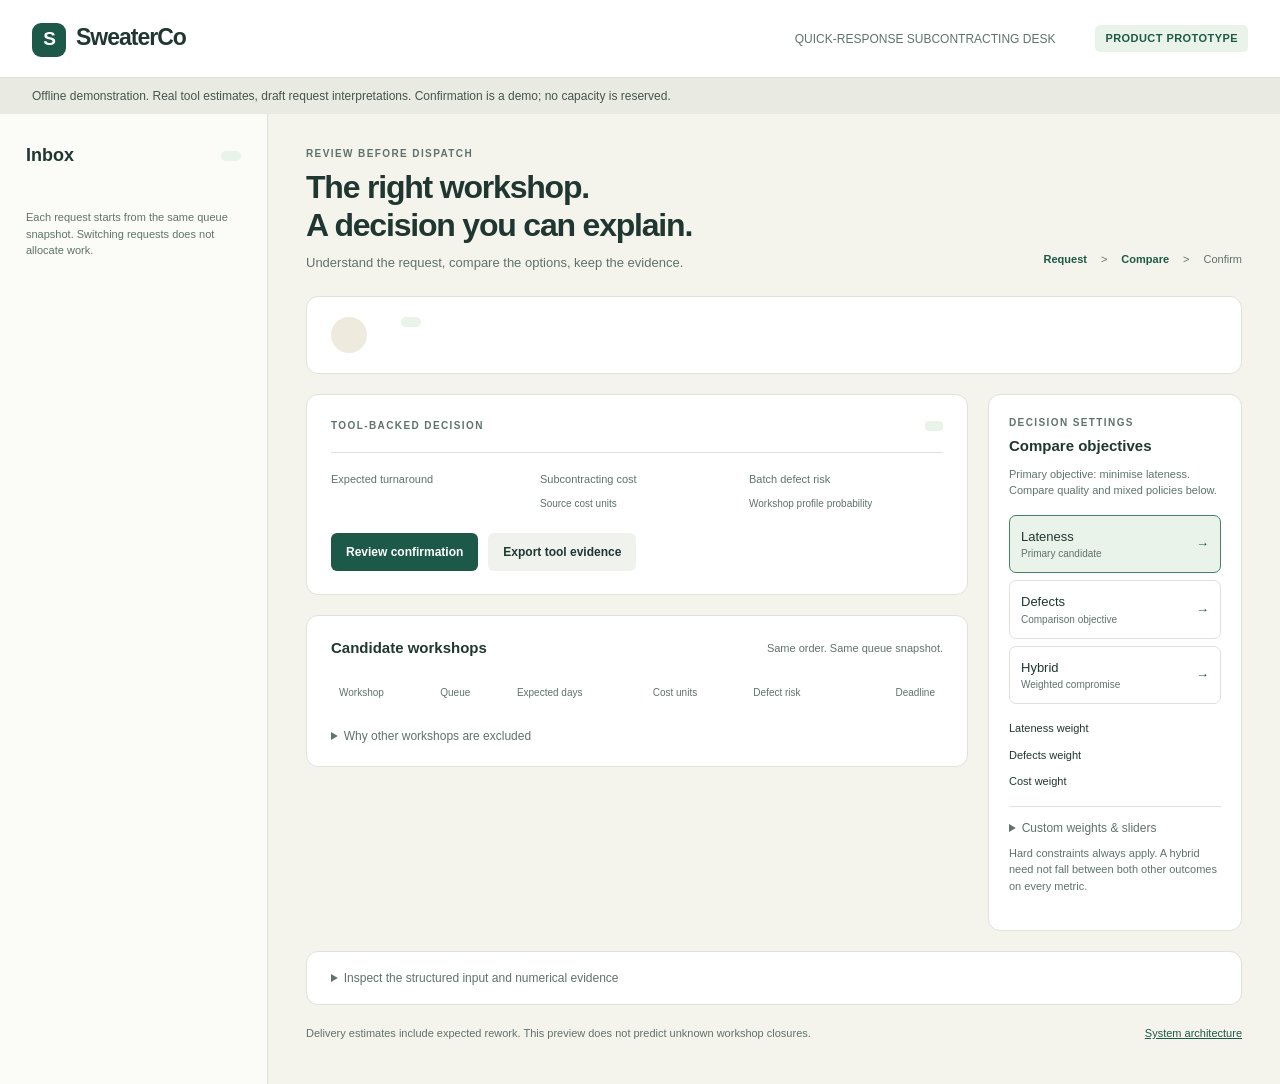
<file: docs/prototype/template.html>
<!doctype html>
<html lang="en">
<head>
  <meta charset="utf-8">
  <meta name="viewport" content="width=device-width, initial-scale=1">
  <title>SweaterCo | Quick-Response Dispatch Desk prototype</title>
  <style>
    :root { color-scheme: light; --ink:#203731; --muted:#60726c; --paper:#f4f3ec; --line:#dce3db; --green:#1c5948; --mint:#e9f3e9; --amber:#94631a; }
    * { box-sizing:border-box; }
    body { margin:0; background:var(--paper); color:var(--ink); font:15px/1.5 -apple-system,BlinkMacSystemFont,"Segoe UI",sans-serif; }
    button,select { font:inherit; }
    button { cursor:pointer; }
    button:disabled { cursor:not-allowed; opacity:.6; }
    button:focus-visible, a:focus-visible, summary:focus-visible { outline:3px solid #cf923e; outline-offset:3px; }
    header { min-height:78px; display:flex; align-items:center; justify-content:space-between; padding:16px 32px; background:#fff; border-bottom:1px solid var(--line); gap:20px; }
    .brand { font-size:23px; font-weight:750; letter-spacing:-1px; }
    .brand span { display:inline-grid; place-items:center; background:var(--green); color:#fff; width:34px; height:34px; margin-right:10px; border-radius:9px; font-size:19px; }
    .top-meta { display:flex; align-items:center; gap:20px; font-size:12px; color:var(--muted); }
    .badge { display:inline-block; padding:5px 10px; border-radius:5px; font-size:11px; font-weight:700; letter-spacing:.04em; background:var(--mint); color:var(--green); }
    .demo-banner { padding:9px 32px; background:#e9eae1; color:#46554e; font-size:12px; }
    .shell { display:grid; grid-template-columns:268px minmax(0,1fr); min-height:calc(100vh - 115px); }
    aside { background:#fbfbf7; border-right:1px solid var(--line); padding:28px 16px; }
    .eyebrow { text-transform:uppercase; letter-spacing:.14em; font-size:10px; font-weight:750; color:var(--muted); }
    .inbox-heading { display:flex; align-items:center; justify-content:space-between; margin:0 10px 18px; }
    .inbox-heading h2 { margin:0; font-size:18px; }
    #inbox { max-height:900px; overflow-y:auto; padding-right:3px; }
    .request { width:100%; text-align:left; padding:13px 12px; border:0; border-radius:8px; margin-bottom:5px; background:transparent; color:var(--ink); }
    .request:hover { background:#efefe7; }
    .request[aria-pressed=true] { background:var(--green); color:#fff; }
    .request small { display:block; color:var(--muted); font-size:11px; margin:4px 0; }
    .request[aria-pressed=true] small { color:#c7ded4; }
    .request-line { display:flex; justify-content:space-between; gap:10px; font-size:12px; font-weight:650; }
    .request-text { font-size:13px; display:-webkit-box; -webkit-line-clamp:2; -webkit-box-orient:vertical; overflow:hidden; }
    .aside-note { font-size:11px; color:var(--muted); margin:22px 10px 0; }
    main { padding:32px 38px 42px; max-width:1530px; min-width:0; }
    .intro { display:flex; justify-content:space-between; align-items:end; gap:18px; margin-bottom:24px; }
    h1 { font-size:32px; line-height:1.18; letter-spacing:-1.2px; margin:8px 0; font-weight:650; }
    .intro p { color:var(--muted); margin:0; font-size:13px; }
    .flow { display:flex; gap:14px; font-size:11px; color:var(--muted); white-space:nowrap; padding-bottom:5px; }
    .flow b { color:var(--green); }
    .panel { background:#fff; border:1px solid var(--line); border-radius:12px; }
    .message { padding:20px 24px; display:grid; grid-template-columns:36px 1fr; gap:14px; }
    .avatar { background:#eeeadd; color:#675e45; border-radius:50%; width:36px; height:36px; display:grid; place-items:center; font-weight:700; }
    .message-meta { display:flex; gap:10px; align-items:center; flex-wrap:wrap; font-size:12px; color:var(--muted); }
    .message-meta strong { color:var(--ink); }
    #message { margin:8px 0 0; font-size:16px; }
    .context { display:flex; flex-wrap:wrap; gap:8px; margin-top:14px; }
    .context span { background:var(--paper); padding:4px 8px; border-radius:4px; font-size:11px; }
    .workspace { display:grid; grid-template-columns:minmax(0,1fr) 254px; gap:20px; margin-top:20px; align-items:start; }
    .workspace > * { min-width:0; }
    .decision { padding:23px 24px; }
    .decision-head { display:flex; justify-content:space-between; align-items:center; gap:10px; }
    .status { color:var(--green); background:var(--mint); border-radius:4px; padding:5px 9px; font-size:11px; font-weight:700; }
    .status.review { color:#7f5618; background:#faf0db; }
    .status.block { color:#8e4740; background:#f9e9e5; }
    #recommendation { font-size:28px; margin:15px 0 5px; letter-spacing:-.7px; line-height:1.2; }
    #explanation { color:var(--muted); font-size:13px; margin:10px 0 19px; }
    .metrics { display:grid; grid-template-columns:repeat(3,minmax(0,1fr)); border-top:1px solid var(--line); padding-top:18px; gap:15px; }
    .metric span { display:block; color:var(--muted); font-size:11px; }
    .metric strong { display:block; font-size:22px; font-weight:650; margin:3px 0; }
    .metric small { font-size:10px; color:var(--muted); }
    #flags { margin:14px 0 0; font-size:12px; color:var(--amber); }
    .actions { display:flex; flex-wrap:wrap; align-items:center; gap:10px; margin-top:20px; }
    .primary,.secondary { border:0; padding:10px 15px; border-radius:6px; font-size:12px; font-weight:650; }
    .primary { background:var(--green); color:#fff; }
    .secondary { background:#f0f2ed; color:var(--ink); }
    .objective { padding:20px; }
    .objective h2 { font-size:15px; margin:5px 0 8px; }
    .objective p { font-size:11px; color:var(--muted); margin:8px 0 16px; }
    .preset { width:100%; display:flex; justify-content:space-between; align-items:center; text-align:left; padding:11px; border:1px solid var(--line); background:#fff; border-radius:7px; color:var(--ink); margin-bottom:7px; font-size:13px; }
    .preset[aria-pressed=true] { background:var(--mint); border-color:#438266; }
    .preset small { display:block; color:var(--muted); font-size:10px; }
    .preset .mark { color:var(--green); }
    .weight-line { display:flex; justify-content:space-between; font-size:11px; margin-top:10px; }
    .weight-value { font-variant-numeric:tabular-nums; font-weight:650; }
    .objective details { border-top:1px solid var(--line); padding-top:12px; margin-top:16px; }
    summary { cursor:pointer; color:var(--muted); font-size:12px; }
    .comparison { margin-top:20px; padding:21px 24px; }
    .section-title { display:flex; align-items:center; justify-content:space-between; gap:12px; margin-bottom:12px; }
    .section-title h2 { font-size:15px; margin:0; }
    .section-title small { font-size:11px; color:var(--muted); }
    .table-wrap { overflow-x:auto; }
    table { width:100%; border-collapse:collapse; font-size:12px; text-align:left; }
    th { color:var(--muted); font-size:10px; font-weight:500; padding:10px 8px; white-space:nowrap; }
    td { border-top:1px solid #edf0ea; padding:12px 8px; white-space:nowrap; }
    td:last-child,th:last-child { text-align:right; }
    tr.chosen { background:#f0f7ee; }
    .workshop-name { display:block; font-weight:650; }
    td small { color:var(--muted); font-size:10px; }
    .pass { color:var(--green); } .late { color:#94631a; }
    .empty { font-size:13px; color:var(--muted); padding:18px 0; }
    #exclusions { margin-top:17px; }
    .exclusion { font-size:12px; padding:9px 0; border-top:1px solid #edf0ea; }
    .exclusion span { color:var(--muted); }
    .evidence { margin-top:20px; padding:17px 24px; }
    pre { white-space:pre-wrap; overflow-wrap:anywhere; max-height:350px; overflow:auto; font-size:11px; color:#43544c; background:#f6f7f2; padding:15px; border-radius:6px; }
    footer { margin-top:20px; display:flex; justify-content:space-between; flex-wrap:wrap; gap:12px; font-size:11px; color:var(--muted); }
    footer a { color:var(--green); }
    dialog { color:var(--ink); width:min(520px,92vw); border:1px solid var(--line); border-radius:14px; padding:30px; box-shadow:0 20px 100px #142b3140; }
    dialog::backdrop { background:#13281d70; }
    dialog h2 { margin:8px 0; font-size:24px; }
    dialog p { color:var(--muted); font-size:14px; }
    .receipt { margin-top:15px; padding:12px; background:var(--mint); border-radius:6px; font-size:12px; }
    [hidden] { display:none !important; }
    @media(min-width:1600px) { #inbox { max-height:1080px; } }
    @media(max-width:1150px) { main { padding:26px 22px; } .shell { grid-template-columns:225px minmax(0,1fr); } .workspace { grid-template-columns:1fr; } .objective { display:grid; grid-template-columns:1fr 1fr; gap:16px; } .flow { display:none; } }
    @media(max-width:700px) { header { padding:16px; } .top-meta .date { display:none; } .demo-banner { padding:10px 16px; } .shell { display:block; } aside { border-right:0; border-bottom:1px solid var(--line); padding:16px; } #inbox { display:flex; gap:8px; max-height:none; overflow-x:auto; } .request { min-width:210px; max-width:210px; margin:0; } .inbox-heading { margin-bottom:10px; } .aside-note { display:none; } main { padding:22px 16px; } h1 { font-size:27px; } .decision,.comparison { padding:20px 16px; } .objective { display:block; } .metrics { gap:10px; } .metric strong { font-size:18px; } .message { padding:18px; } footer { display:block; } }
    @media(max-width:700px) { header { gap:12px; } .brand { white-space:nowrap; font-size:20px; } .top-meta > span:first-child { display:none; } .top-meta { gap:0; } .top-meta .badge { font-size:9px; } }
    @media print { aside,.actions,.objective,footer,.demo-banner { display:none; } .shell,.workspace { display:block; } main { max-width:none; } .panel { break-inside:avoid; } }
  </style>
</head>
<body>
  <header>
    <div class="brand"><span aria-hidden="true">S</span>SweaterCo</div>
    <div class="top-meta"><span>QUICK-RESPONSE SUBCONTRACTING DESK</span><span class="date" id="as-of"></span><span class="badge">PRODUCT PROTOTYPE</span></div>
  </header>
  <div class="demo-banner">Offline demonstration. Real tool estimates, draft request interpretations. Confirmation is a demo; no capacity is reserved.</div>
  <div class="shell">
    <aside aria-label="Dispatch requests">
      <div class="inbox-heading"><h2>Inbox</h2><span class="badge" id="inbox-count"></span></div>
      <nav id="inbox" aria-label="Select a supplied request"></nav>
      <p class="aside-note">Each request starts from the same queue snapshot. Switching requests does not allocate work.</p>
    </aside>
    <main>
      <div class="intro"><div><div class="eyebrow">Review before dispatch</div><h1>The right workshop.<br>A decision you can explain.</h1><p>Understand the request, compare the options, keep the evidence.</p></div><div class="flow"><b>Request</b><span>&gt;</span><b>Compare</b><span>&gt;</span><span>Confirm</span></div></div>
      <section class="panel message" aria-label="Original request"><div class="avatar" id="avatar"></div><div><div class="message-meta"><strong id="sender"></strong><span id="message-time"></span><span id="request-id" class="badge"></span></div><p id="message"></p><div class="context" id="context"></div></div></section>
      <div class="workspace">
        <div>
          <section class="panel decision" aria-label="Allocation preview" aria-live="polite">
            <div class="decision-head"><span class="eyebrow">Tool-backed decision</span><span id="status" class="status"></span></div>
            <h2 id="recommendation"></h2><p id="explanation"></p>
            <div class="metrics" id="metrics"><div class="metric"><span>Expected turnaround</span><strong id="turnaround"></strong><small id="eta"></small></div><div class="metric"><span>Subcontracting cost</span><strong id="cost"></strong><small>Source cost units</small></div><div class="metric"><span>Batch defect risk</span><strong id="defects"></strong><small>Workshop profile probability</small></div></div>
            <p id="flags" hidden></p>
            <div class="actions"><button class="primary" id="confirm" type="button">Review confirmation</button><button class="secondary" id="download" type="button">Export tool evidence</button></div>
            <div class="receipt" id="receipt" role="status" hidden>Demo confirmation recorded in this view only. No allocation was saved and no queue was changed.</div>
          </section>
          <section class="panel comparison" aria-label="Workshop comparison">
            <div class="section-title"><h2>Candidate workshops</h2><small>Same order. Same queue snapshot.</small></div>
            <p id="snapshot-note" class="fine-print"></p>
            <div class="table-wrap"><table id="candidate-table"><thead><tr><th>Workshop</th><th>Queue</th><th>Expected days</th><th>Cost units</th><th>Defect risk</th><th>Deadline</th></tr></thead><tbody id="candidates"></tbody></table></div>
            <p class="empty" id="empty" hidden></p>
            <details id="exclusions"><summary>Why other workshops are excluded</summary><div id="excluded-list"></div></details>
          </section>
        </div>
        <section class="panel objective" aria-label="Objective configuration">
          <div><div class="eyebrow">Decision settings</div><h2>Compare objectives</h2><p>Primary objective: minimise lateness. Compare quality and mixed policies below.</p>
          <div role="group" aria-label="Objective preset"><button class="preset" data-preset="lateness" aria-pressed="true"><span>Lateness<small>Primary candidate</small></span><span class="mark">&rarr;</span></button><button class="preset" data-preset="defects" aria-pressed="false"><span>Defects<small>Comparison objective</small></span><span class="mark">&rarr;</span></button><button class="preset" data-preset="hybrid" aria-pressed="false"><span>Hybrid<small>Weighted compromise</small></span><span class="mark">&rarr;</span></button></div></div>
          <div><p id="override"></p><div class="weight-line"><span>Lateness weight</span><span class="weight-value" id="weight-lateness"></span></div><div class="weight-line"><span>Defects weight</span><span class="weight-value" id="weight-defects"></span></div><div class="weight-line"><span>Cost weight</span><span class="weight-value" id="weight-cost"></span></div><details><summary>Custom weights &amp; sliders</summary><p>Live sliders in the planned Streamlit web app will call the Python preview tools. This HTML prototype switches precomputed presets.</p></details><p>Hard constraints always apply. A hybrid need not fall between both other outcomes on every metric.</p></div>
        </section>
      </div>
      <details class="panel evidence"><summary>Inspect the structured input and numerical evidence</summary><p class="eyebrow">Development fixture interpretation - requires human review</p><pre id="evidence"></pre></details>
      <footer><span>Delivery estimates include expected rework. This preview does not predict unknown workshop closures.</span><a href="../sprint1-architecture.svg">System architecture</a></footer>
    </main>
  </div>
  <dialog id="confirmation" aria-labelledby="dialog-title"><div class="eyebrow">Confirmation preview</div><h2 id="dialog-title">Review the allocation</h2><p id="confirm-summary"></p><p>The final app will validate the latest queue state and save an auditable allocation. This button demonstrates the interaction only.</p><div class="actions"><button id="cancel-confirm" class="secondary">Back to comparison</button><button id="demo-confirm" class="primary">Confirm demo only</button></div></dialog>
  <script id="dispatch-data" type="application/json">__DISPATCH_DATA__</script>
  <script>
    const data = JSON.parse(document.getElementById('dispatch-data').textContent);
    const el = id => document.getElementById(id);
    const escapeText = value => String(value).replace(/[&<>"']/g, character => ({'&':'&amp;','<':'&lt;','>':'&gt;','"':'&quot;',"'":'&#39;'}[character]));
    let activeRequest = 'R25';
    let activePreset = 'lateness';
    const titles = {RECOMMEND:'Ready to review',CLARIFY:'Clarification needed',REFUSE_SUGGESTION:'Suggested workshop refused',NEEDS_REVIEW:'Exception needs review',NO_FEASIBLE_OPTION:'No feasible option',DECLINE:'Data unavailable',RECORDED_STATUS:'Recorded status only'};
    const flagLabels = {PAST_DEADLINE:'The deadline is already in the past.',NO_ON_TIME_OPTION:'No permitted whole-batch option meets the date.',SPLIT_REVIEW:'A split was requested. Its estimate is shown; split plans cannot be saved yet.',SELECTED_OPTION_LATE:'The selected option misses the date.',SUGGESTION_REFUSED:'The proposed workshop is not permitted.'};
    const current = () => data.previews[activeRequest][activePreset];
    el('as-of').textContent = 'Snapshot ' + data.as_of;
    el('inbox-count').textContent = data.inbox_count + ' requests';
    el('inbox').innerHTML = data.inbox.map(item => `<button class="request" type="button" data-request="${escapeText(item.request_id)}" aria-pressed="false"><span class="request-line"><span>${escapeText(item.requester)}</span><span>${escapeText(item.time)}</span></span><small>${escapeText(item.request_id)}</small><span class="request-text">${escapeText(item.text)}</span></button>`).join('');
    function render() {
      const result = current();
      const request = result.request;
      const chosenId = result.recommendation || result.alternative;
      const chosen = result.candidates.find(row => row.estimate.workshop_id === chosenId);
      el('receipt').hidden = true;
      el('confirmation').close();
      document.querySelectorAll('[data-request]').forEach(button => button.setAttribute('aria-pressed', String(button.dataset.request === activeRequest)));
      document.querySelectorAll('[data-preset]').forEach(button => button.setAttribute('aria-pressed', String(button.dataset.preset === activePreset)));
      el('avatar').textContent = request.requester.charAt(0);
      el('sender').textContent = request.requester;
      el('message-time').textContent = request.time;
      el('request-id').textContent = request.request_id;
      el('message').textContent = request.text;
      const context = result.order ? [result.order.order_id,result.order.customer,result.order.product,result.order.pieces + ' pieces', 'Delivery due ' + (result.batch ? result.batch.due_date : result.order.due_date)] : ['Order needs resolution'];
      if (result.input.date_uncertain || (result.input.date_kind === 'shipping' && !result.deadline_note)) context[context.length - 1] = 'Delivery date needs confirmation';
      el('context').innerHTML = context.map(item => '<span>' + escapeText(item) + '</span>').join('');
      el('status').textContent = titles[result.status];
      el('status').className = 'status' + (result.status === 'RECOMMEND' ? '' : ['REFUSE_SUGGESTION','DECLINE','NO_FEASIBLE_OPTION'].includes(result.status) ? ' block' : ' review');
      el('recommendation').textContent = chosen ? (result.alternative ? 'Alternative: ' : result.status === 'NEEDS_REVIEW' ? 'For discussion: ' : '') + chosen.name : titles[result.status];
      el('explanation').textContent = [result.message, result.deadline_note, ...result.review_options].filter(Boolean).join(' ');
      el('snapshot-note').textContent = result.assumption;
      el('metrics').hidden = !chosen;
      if (chosen) { el('turnaround').textContent = chosen.display.turnaround; el('eta').textContent = 'ETA ' + chosen.display.eta; el('cost').textContent = chosen.display.cost; el('defects').textContent = chosen.display.defects; }
      el('flags').hidden = !result.flags.length;
      el('flags').textContent = result.flags.map(flag => flagLabels[flag]).join(' ');
      el('confirm').disabled = result.status !== 'RECOMMEND';
      el('confirm').textContent = result.status === 'RECOMMEND' ? 'Review confirmation' : 'Resolve before confirmation';
      for (const key of ['lateness','defects','cost']) el('weight-' + key).textContent = result.effective_weights[key];
      el('override').textContent = result.input.preference === 'configured' ? 'Effective preset: ' + data.preset_labels[activePreset] : 'Request preference overrides presets: ' + result.input.preference.replaceAll('_',' ') + '. These weights stay fixed.';
      el('candidate-table').hidden = !result.candidates.length;
      el('empty').hidden = !!result.candidates.length;
      el('empty').textContent = result.status === 'CLARIFY' ? 'Resolve the request before comparing workshops.' : result.status === 'DECLINE' ? 'No estimate can answer a question about unavailable records.' : 'No permitted candidate evidence is available.';
      el('candidates').innerHTML = result.candidates.map(row => `<tr class="${row.estimate.workshop_id === chosenId ? 'chosen' : ''}"><td><span class="workshop-name">${escapeText(row.name)}</span><small>${escapeText(row.estimate.workshop_id)}${row.estimate.workshop_id === chosenId ? ' / preview' : ''}</small></td><td>${escapeText(row.display.queue)}</td><td>${escapeText(row.display.turnaround)}</td><td>${escapeText(row.display.cost)}</td><td>${escapeText(row.display.defects)}</td><td class="${row.meets_deadline ? 'pass' : 'late'}">${row.meets_deadline ? 'Meets estimate' : 'Late ' + escapeText(row.display.lateness)}</td></tr>`).join('');
      el('exclusions').hidden = !result.excluded.length;
      el('excluded-list').innerHTML = result.excluded.map(row => `<div class="exclusion"><strong>${escapeText(row.name)}</strong><br><span>${escapeText(row.reasons.join(' '))}</span></div>`).join('');
      el('evidence').textContent = JSON.stringify({interpretation_source:data.interpretation_source,fixture_sha256:data.fixture_sha256,...result},null,2);
    }
    el('inbox').addEventListener('click', event => { const button = event.target.closest('[data-request]'); if (button) { activeRequest = button.dataset.request; render(); } });
    document.querySelectorAll('[data-preset]').forEach(button => button.addEventListener('click', () => { activePreset = button.dataset.preset; render(); }));
    el('confirm').addEventListener('click', () => { const result = current(); const chosen = result.candidates.find(row => row.estimate.workshop_id === result.recommendation); el('confirm-summary').textContent = result.order.order_id + ' to ' + chosen.name + '. Estimated delivery: ' + chosen.display.eta + '. Cost: ' + chosen.display.cost + ' source units.'; el('confirmation').showModal(); });
    el('cancel-confirm').addEventListener('click', () => el('confirmation').close());
    el('demo-confirm').addEventListener('click', () => { el('confirmation').close(); el('receipt').hidden = false; });
    el('download').addEventListener('click', () => { const blob = new Blob([el('evidence').textContent],{type:'application/json'}); const url = URL.createObjectURL(blob); const link = document.createElement('a'); link.href=url; link.download=activeRequest+'-'+activePreset+'-preview.json'; link.click(); setTimeout(() => URL.revokeObjectURL(url),1000); });
    render();
  </script>
</body>
</html>
</file>
